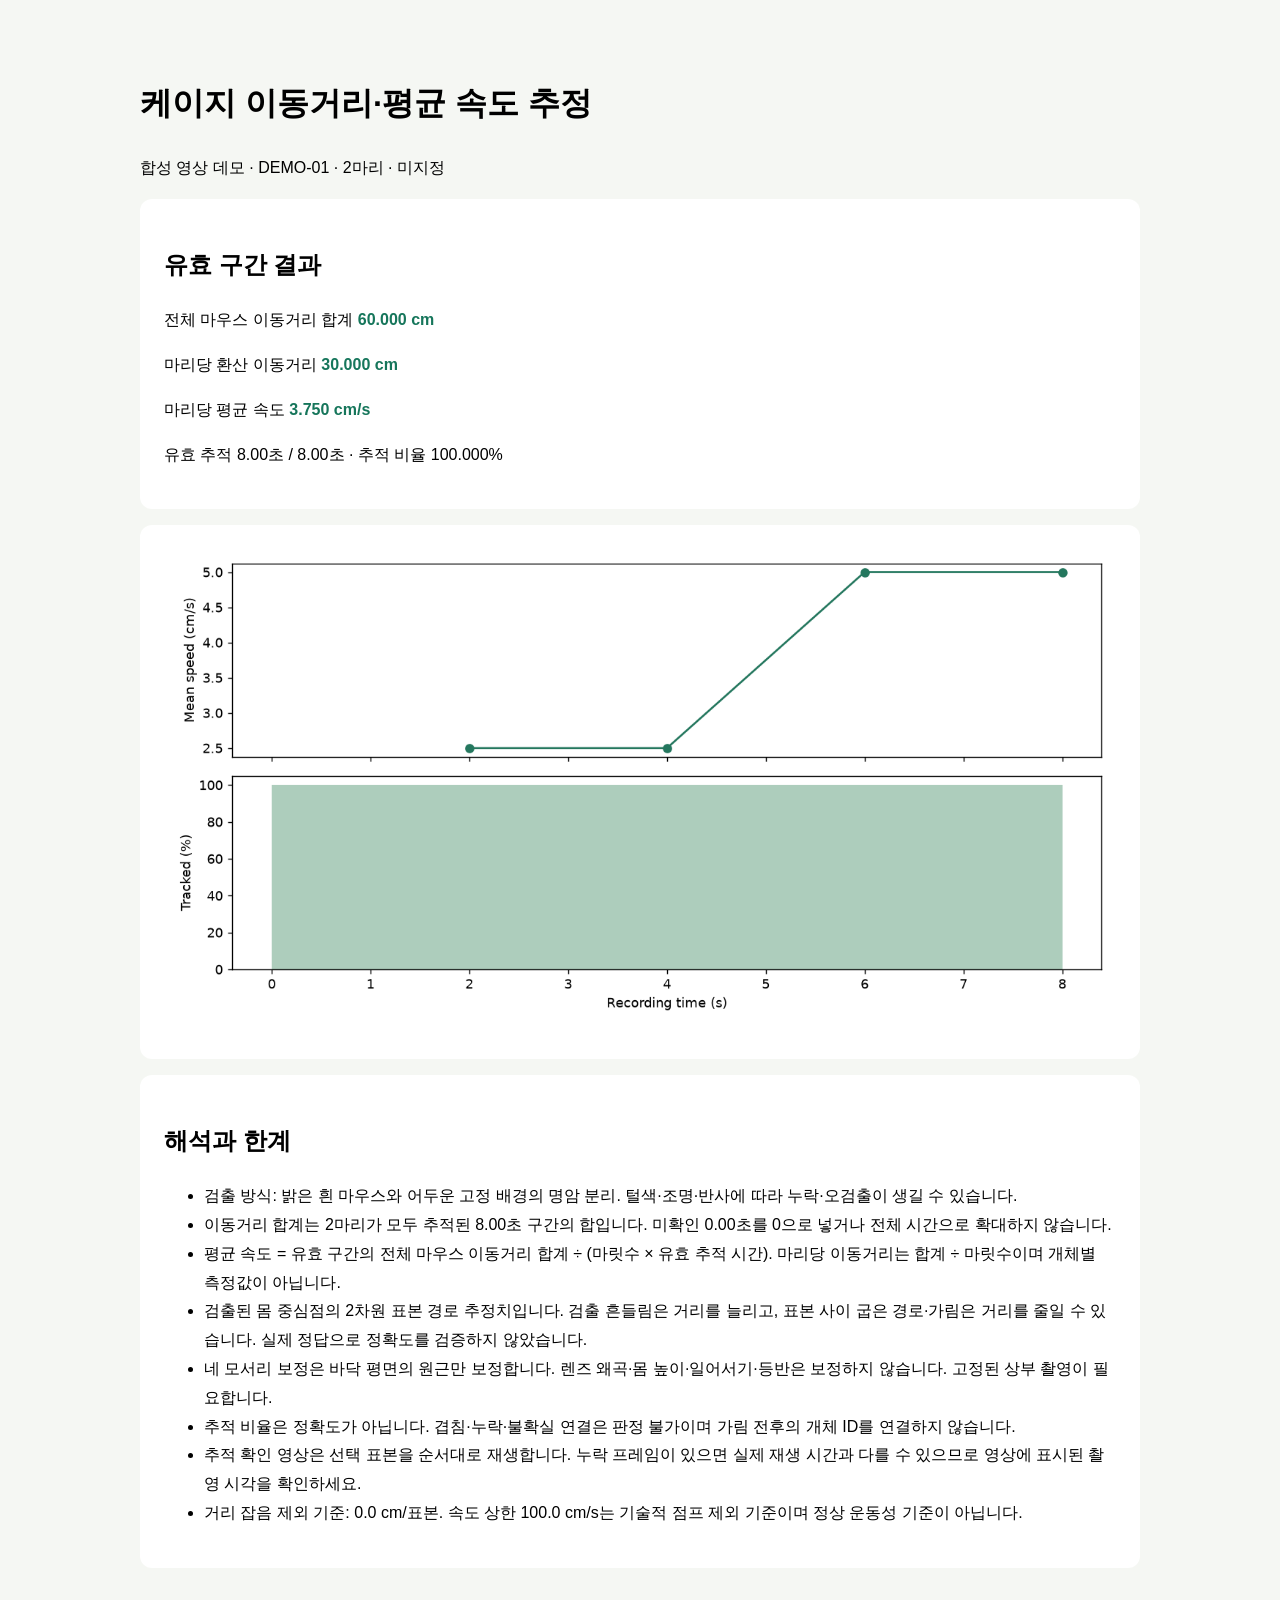
<file: docs/demo/report.html>
<!doctype html><html lang='ko'><meta charset='utf-8'><title>케이지 이동거리·속도</title><style>body{font:16px 'Malgun Gothic',sans-serif;max-width:1000px;margin:30px auto;line-height:1.8;background:#f5f7f3;padding:24px}section{background:white;padding:24px;border-radius:12px;margin:16px 0}img{max-width:100%}strong{color:#16765b}</style><h1>케이지 이동거리·평균 속도 추정</h1><p>합성 영상 데모 · DEMO-01 · 2마리 · 미지정</p><section><h2>유효 구간 결과</h2><p>전체 마우스 이동거리 합계 <strong>60.000 cm</strong></p><p>마리당 환산 이동거리 <strong>30.000 cm</strong></p><p>마리당 평균 속도 <strong>3.750 cm/s</strong></p><p>유효 추적 8.00초 / 8.00초 · 추적 비율 100.000%</p><p></p></section><section><img src='[data-uri]' alt='속도와 유효 추적 비율'></section><section><h2>해석과 한계</h2><ul><li>검출 방식: 밝은 흰 마우스와 어두운 고정 배경의 명암 분리. 털색·조명·반사에 따라 누락·오검출이 생길 수 있습니다.</li><li>이동거리 합계는 2마리가 모두 추적된 8.00초 구간의 합입니다. 미확인 0.00초를 0으로 넣거나 전체 시간으로 확대하지 않습니다.</li><li>평균 속도 = 유효 구간의 전체 마우스 이동거리 합계 ÷ (마릿수 × 유효 추적 시간). 마리당 이동거리는 합계 ÷ 마릿수이며 개체별 측정값이 아닙니다.</li><li>검출된 몸 중심점의 2차원 표본 경로 추정치입니다. 검출 흔들림은 거리를 늘리고, 표본 사이 굽은 경로·가림은 거리를 줄일 수 있습니다. 실제 정답으로 정확도를 검증하지 않았습니다.</li><li>네 모서리 보정은 바닥 평면의 원근만 보정합니다. 렌즈 왜곡·몸 높이·일어서기·등반은 보정하지 않습니다. 고정된 상부 촬영이 필요합니다.</li><li>추적 비율은 정확도가 아닙니다. 겹침·누락·불확실 연결은 판정 불가이며 가림 전후의 개체 ID를 연결하지 않습니다.</li><li>추적 확인 영상은 선택 표본을 순서대로 재생합니다. 누락 프레임이 있으면 실제 재생 시간과 다를 수 있으므로 영상에 표시된 촬영 시각을 확인하세요.</li><li>거리 잡음 제외 기준: 0.0 cm/표본. 속도 상한 100.0 cm/s는 기술적 점프 제외 기준이며 정상 운동성 기준이 아닙니다.</li></ul></section></html>
</file>
